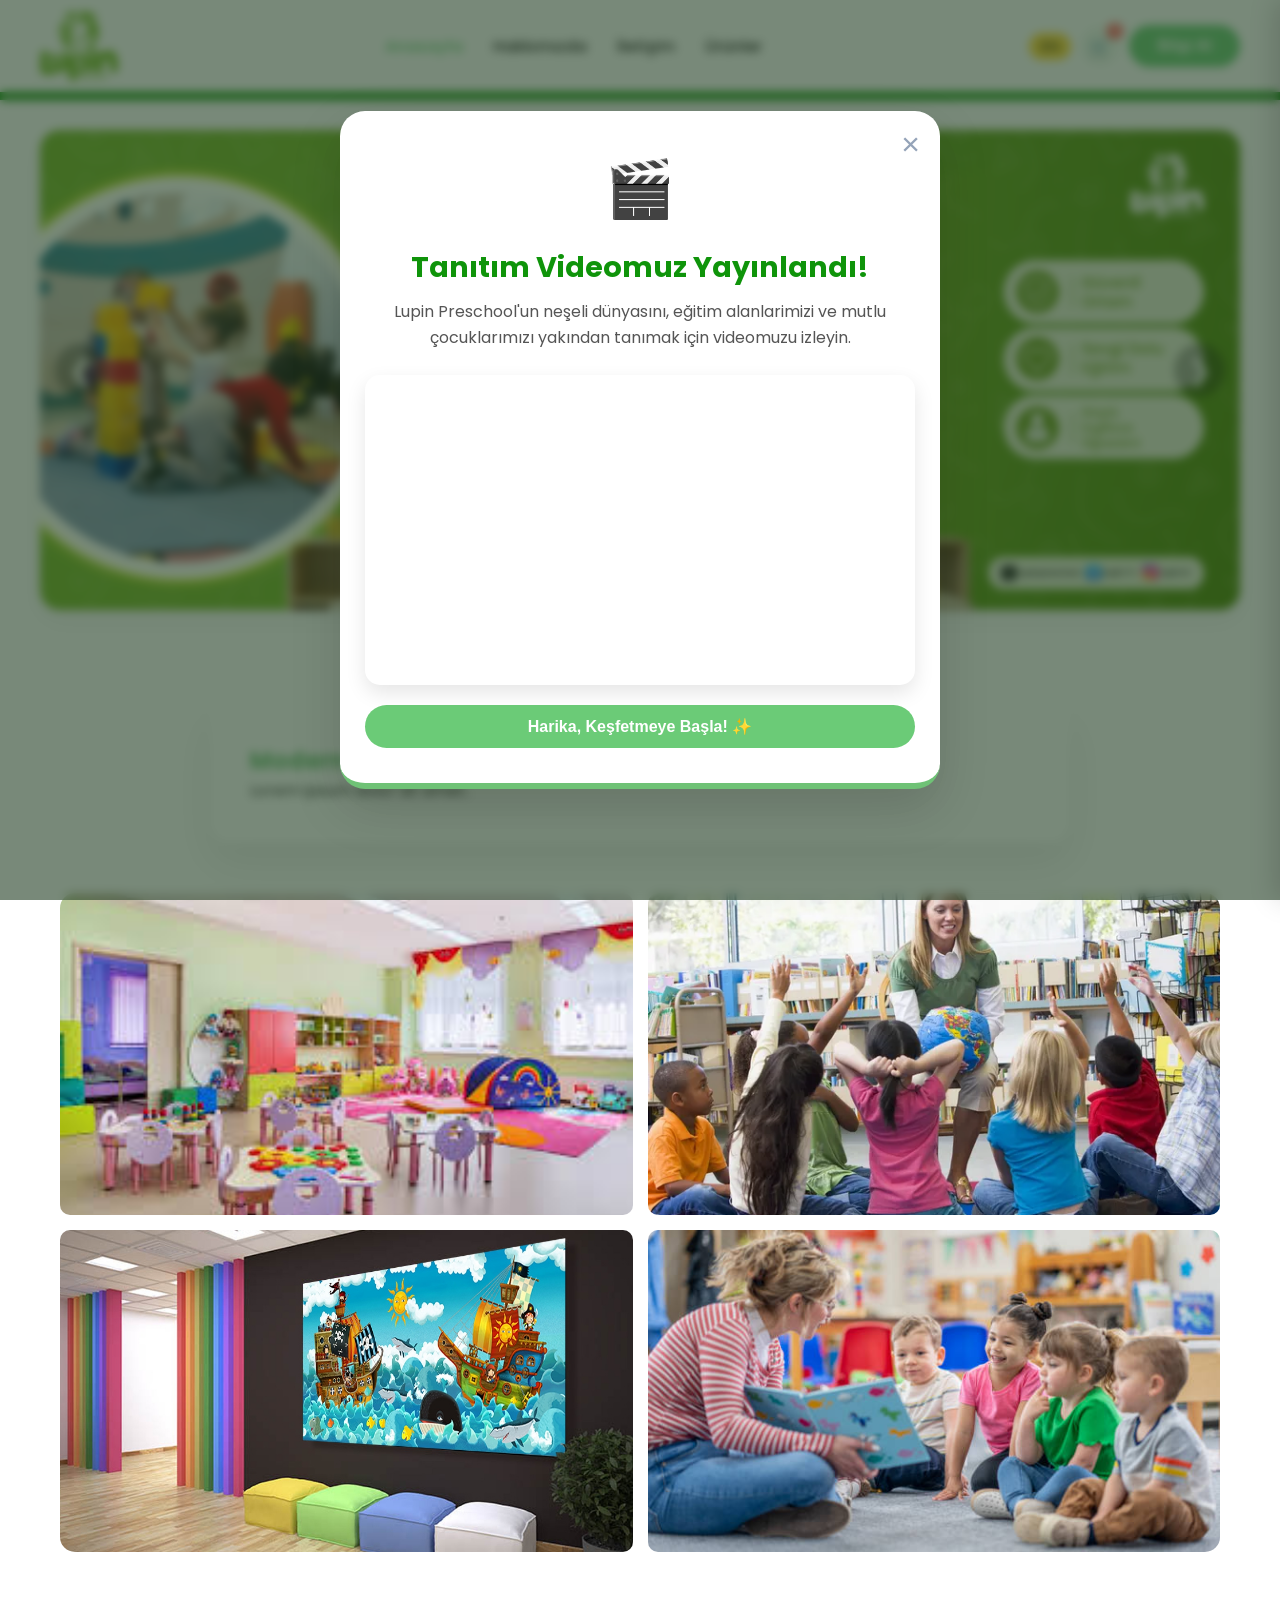
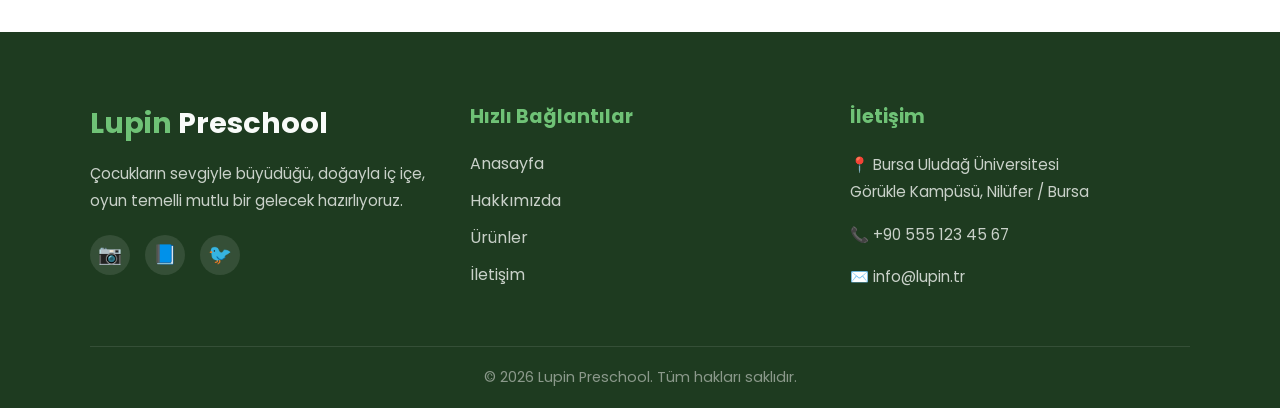
<file: index.html>
<!DOCTYPE html>
<html lang="tr">
<head>
  <meta charset="UTF-8">
  <meta name="viewport" content="width=device-width, initial-scale=1.0">
  <title>Anasayfa - Lupin Preschool</title>
  <link rel="stylesheet" href="style.css">
  <link href="https://fonts.googleapis.com/css2?family=Poppins:wght@300;400;500;600&display=swap" rel="stylesheet">
</head>
<body>

<header class="header">
  <div class="container">
    <div class="logo">
      <img src="img/logo.png" alt="Logo">
    </div>

    <nav class="menu">
      <a id="nav-home" href="index.html" style="color: #6BCB77;">Anasayfa</a>
      <a id="nav-about" href="hakkimizda.html">Hakkımızda</a>
      <a id="nav-contact" href="iletisim.html">İletişim</a>
      <a id="nav-product" href="urunler.html">Ürünler</a>
    </nav>

    <div class="header-btns">
      <button class="lang-btn" onclick="changeLang()">EN</button>
      
      <div class="header-cart-wrap" onclick="toggleCartSidebar()">
        <span class="cart-icon">🛒</span>
        <span id="cart-count" class="cart-badge">0</span>
      </div>

      <button id="cta-btn" class="cta-btn" onclick="openInfoModal()">Bilgi Al</button>
      <div class="hamburger" onclick="toggleMenu()">
        <span></span><span></span><span></span>
      </div>
    </div>
  </div>
</header>

<div id="cart-sidebar" class="cart-sidebar">
  <div class="cart-sidebar-header">
    <h3 id="cart-title">Sepetim</h3>
    <button class="cart-sidebar-close" onclick="toggleCartSidebar()">×</button>
  </div>
  <div id="cart-sidebar-items" class="cart-sidebar-items"></div>
  <div class="cart-sidebar-footer">
    <div class="cart-total-row">
      <span id="cart-total-text">Toplam:</span>
      <span id="cart-total-price">0 TL</span>
    </div>
    <button id="cart-checkout-btn" class="cta-btn cart-checkout-btn" onclick="checkoutAlert()">Alışverişi Tamamla</button>
  </div>
</div>

<div class="slider">
  <div class="slide active" style="background-image: url('img/slide1.png')"></div>
  <div class="slide" style="background-image: url('img/slide2.jpg')"></div>
  <div class="slide" style="background-image: url('img/slide3.jpg')"></div>

  <div class="dots">
    <span class="dot active" onclick="goToSlide(0)"></span>
    <span class="dot" onclick="goToSlide(1)"></span>
    <span class="dot" onclick="goToSlide(2)"></span>
  </div>

  <button class="prev" onclick="prevSlide()">❮</button>
  <button class="next" onclick="nextSlide()">❯</button>
</div>

<section class="tabs-container">
  <div class="tabs-header">
    <button class="tab-link active" onclick="openTab(event, 'egitim')">
      <span class="tab-icon">🎓</span>
      <span id="tab-text-1" class="tab-text">Eğitimimiz</span>
    </button>
    <button class="tab-link" onclick="openTab(event, 'yemek')">
      <span class="tab-icon">🍎</span>
      <span id="tab-text-2" class="tab-text">Yemek Menüsü</span>
    </button>
    <button class="tab-link" onclick="openTab(event, 'etkinlik')">
      <span class="tab-icon">🎨</span>
      <span id="tab-text-3" class="tab-text">Etkinlikler</span>
    </button>
  </div>

  <div class="tabs-body">
    <div id="egitim" class="tab-content active">
      <h3 id="tab-h-1">Modern Eğitim Yaklaşımı</h3>
      <p id="tab-p-1">Lorem ipsum dolor sit amet..</p>
    </div>
    
    <div id="yemek" class="tab-content">
      <h3 id="tab-h-2">Sağlıklı Beslenme</h3>
      <p id="tab-p-2">Diyetisyen onaylı, tamamen organik ve taze ürünlerle hazırlanan günlük menülerimiz.</p>
      <div class="table-responsive">
        <table class="menu-table">
          <thead>
            <tr>
              <th id="th-days">Günler</th>
              <th id="th-breakfast">Sabah Kahvaltısı 🥛</th>
              <th id="th-lunch">Öğle Yemeği 🍲</th>
              <th id="th-snack">İkindi Ara Öğün 🍎</th>
            </tr>
          </thead>
          <tbody>
            <tr>
              <td><strong id="td-pzt">Pazartesi</strong></td>
              <td id="td-pzt-1">Haşlanmış Yumurta, Beyaz Peynir, Zeytin, Tam Buğday Ekmeği, Ihlamur</td>
              <td id="td-pzt-2">Tel Şehriye Çorbası, Fırın Köfte, Patates Püresi, Yoğurt</td>
              <td id="td-pzt-3">Mevsim Meyveleri Tabağı, Kavrulmamış Kuruyemiş</td>
            </tr>
            <tr>
              <td><strong id="td-sal">Salı</strong></td>
              <td id="td-sal-1">Peynirli Omlet, Çeri Domates, Salatalık, Süt</td>
              <td id="td-sal-2">Tarhana Çorbası, Tavuklu Pilav, Mevsim Salata</td>
              <td id="td-sal-3">Ev Yapımı Havuçlu Kek, Süt</td>
            </tr>
            <tr>
              <td><strong id="td-crs">Çarşamba</strong></td>
              <td id="td-crs-1">Krep, Bal ve Tereyağı, Kaşar Peyniri, Taze Sıkılmış Meyve Suyu</td>
              <td id="td-crs-2">Süzme Mercimek Çorbası, Kıymalı Makarna, Ayran</td>
              <td id="td-crs-3">Yoğurtlu Meyve Salatası</td>
            </tr>
            <tr>
              <td><strong id="td-prs">Perşembe</strong></td>
              <td id="td-prs-1">Yulaf Ezmesi, Muz Dilimleri, Süt, Ceviz İçi</td>
              <td id="td-prs-2">Yayla Çorbası, Etli Mevsim Türlüsü, Bulgur Pilavı</td>
              <td id="td-prs-3">Peynirli Ev Poğaçası, Bitki Çayı</td>
            </tr>
            <tr>
              <td><strong id="td-cum">Cuma</strong></td>
              <td id="td-cum-1">Menemen, Zeytin, Peynir Tabağı, Süt</td>
              <td id="td-cum-2">Ezogelin Çorbası, Fırında Somon, Yeşil Salata</td>
              <td id="td-cum-3">Sütlaç</td>
            </tr>
          </tbody>
        </table>
      </div>
    </div>
    
    <div id="etkinlik" class="tab-content">
      <h3 id="tab-h-3">Eğlenceli Etkinlikler</h3>
      <p id="tab-p-3">Yüzme, drama, robotik kodlama ve satranç derslerimizle çok yönlü gelişim.</p>
    </div>
  </div>
</section>

<section class="mega-gallery">
  <div class="gallery-grid">
    <div class="gallery-card">
      <img src="img/galeri1.jpg" alt="Oyun Alanımız">
      <div class="overlay"><span id="g-text-1">Oyun Alanımız</span></div>
    </div>
    <div class="gallery-card">
      <img src="img/galeri2.jpg" alt="Eğitim Sınıfları">
      <div class="overlay"><span id="g-text-2">Eğitim Sınıfları</span></div>
    </div>
    <div class="gallery-card">
      <img src="img/galeri3.jpg" alt="Sanat Atölyesi">
      <div class="overlay"><span id="g-text-3">Sanat Atölyesi</span></div>
    </div>
    <div class="gallery-card">
      <img src="img/galeri4.jpg" alt="Yemekhane">
      <div class="overlay"><span id="g-text-4">Yemekhane</span></div>
    </div>
  </div>
</section>

<footer class="footer">
  <div class="footer-container">
    <div class="footer-col brand-col">
      <h3><span class="color-green">Lupin</span> Preschool</h3>
      <p id="footer-brand-text">Çocukların sevgiyle büyüdüğü, doğayla iç içe, oyun temelli mutlu bir gelecek hazırlıyoruz.</p>
      <div class="social-links">
        <a href="#">📷</a><a href="#">📘</a><a href="#">🐦</a>
      </div>
    </div>
    <div class="footer-col links-col">
      <h4 id="footer-links-title">Hızlı Bağlantılar</h4>
      <ul>
        <li><a id="f-nav-home" href="index.html">Anasayfa</a></li>
        <li><a id="f-nav-about" href="hakkimizda.html">Hakkımızda</a></li>
        <li><a id="f-nav-product" href="urunler.html">Ürünler</a></li>
        <li><a id="f-nav-contact" href="iletisim.html">İletişim</a></li>
      </ul>
    </div>
    <div class="footer-col contact-col">
      <h4 id="footer-contact-title">İletişim</h4>
      <p>📍 Bursa Uludağ Üniversitesi<br>Görükle Kampüsü, Nilüfer / Bursa</p>
      <p>📞 +90 555 123 45 67</p>
      <p>✉️ info@lupin.tr</p>
    </div>
  </div>
  <div class="footer-bottom">
    <p id="footer-copyright">&copy; 2026 Lupin Preschool. Tüm hakları saklıdır.</p>
  </div>
</footer>

<div id="info-modal" class="modal-overlay">
  <div class="modal-card">
    <button class="modal-close-x" onclick="closeInfoModal()">×</button>
    <div class="modal-grid">
      <div class="modal-quick-info">
        <h3 id="modal-q-title">Hızlı İletişim</h3>
        <p id="modal-q-sub" class="modal-sub">Bizimle doğrudan iletişime geçebilir veya formu doldurarak sizi aramamızı isteyebilirsiniz.</p>
        <div class="modal-info-list">
          <div class="m-info-item">
            <span class="m-item-icon">📞</span>
            <div class="m-item-text">
              <h4 id="m-list-1">Telefon</h4>
              <p>+90 555 123 45 67</p>
            </div>
          </div>
          <div class="m-info-item">
            <span class="m-item-icon">✉️</span>
            <div class="m-item-text">
              <h4 id="m-list-2">E-Posta</h4>
              <p>info@lupin.tr</p>
            </div>
          </div>
          <div class="m-info-item">
            <span class="m-item-icon">📍</span>
            <div class="m-item-text">
              <h4 id="m-list-3">Konum</h4>
              <p id="m-list-3-val">Uludağ Üni. Görükle Kampüsü</p>
            </div>
          </div>
        </div>
      </div>
      <div class="modal-form-area">
        <h3 id="modal-f-title">Bilgi Talep Formu</h3>
        <form action="#" method="POST" class="modal-minimal-form" onsubmit="handleInfoSubmit(event)">
          <div class="m-form-group">
            <label id="lbl-m-name" for="m-name">Adınız Soyadınız</label>
            <input type="text" id="m-name" required placeholder="Ahmet Yılmaz">
          </div>
          <div class="m-form-group">
            <label id="lbl-m-phone" for="m-phone">Telefon Numaranız</label>
            <input type="tel" id="m-phone" required placeholder="05xx xxx xx xx">
          </div>
          <div class="m-form-group">
            <label id="lbl-m-age" for="m-child-age">Çocuğunuzun Yaşı</label>
            <select id="m-child-age" required>
              <option id="opt-m-select" value="" disabled selected>Seçiniz...</option>
              <option id="opt-m-age4" value="4">4 Yaş Grubu</option>
              <option id="opt-m-age5" value="5">5 Yaş Grubu</option>
              <option id="opt-m-age6" value="6">6 Yaş Grubu</option>
            </select>
          </div>
          <button id="m-submit-btn" type="submit" class="cta-btn m-submit-btn">Beni Arayın ✨</button>
        </form>
      </div>
    </div>
  </div>
</div>

<div id="success-popup" class="popup-overlay">
  <div class="popup-card">
    <div class="popup-icon">✨</div>
    <h2 id="pop-success-title">Mesajınız Alındı!</h2>
    <p id="pop-success-desc">Lupin Preschool ailesine gösterdiğiniz ilgi için teşekkür ederiz. En kısa sürede sizinle iletişime geçeceğiz.</p>
    <button id="pop-success-btn" class="cta-btn popup-close-btn" onclick="closePopup()">Harika!</button>
  </div>
</div>

<div id="video-announcement-popup" class="popup-overlay">
  <div class="popup-card video-popup-card">
    <button class="modal-close-x" onclick="closeVideoPopup()">×</button>
    <div class="popup-icon">🎬</div>
    <h2 id="pop-video-title">Tanıtım Videomuz Yayınlandı!</h2>
    <p id="pop-video-desc">Lupin Preschool'un neşeli dünyasını, eğitim alanlarimizi ve mutlu çocuklarımızı yakından tanımak için videomuzu izleyin.</p>
    <div class="popup-video-container">
      <iframe src="https://www.youtube.com/embed/dQw4w9WgXcQ" title="Lupin Preschool Tanıtım Videosu" frameborder="0" allow="accelerometer; autoplay; clipboard-write; encrypted-media; gyroscope; picture-in-picture" allowfullscreen></iframe>
    </div>
    <button id="pop-video-btn" class="cta-btn popup-close-btn" onclick="closeVideoPopup()">Harika, Keşfetmeye Başla! ✨</button>
  </div>
</div>

<script src="script.js"></script>
</body>
</html>
</file>
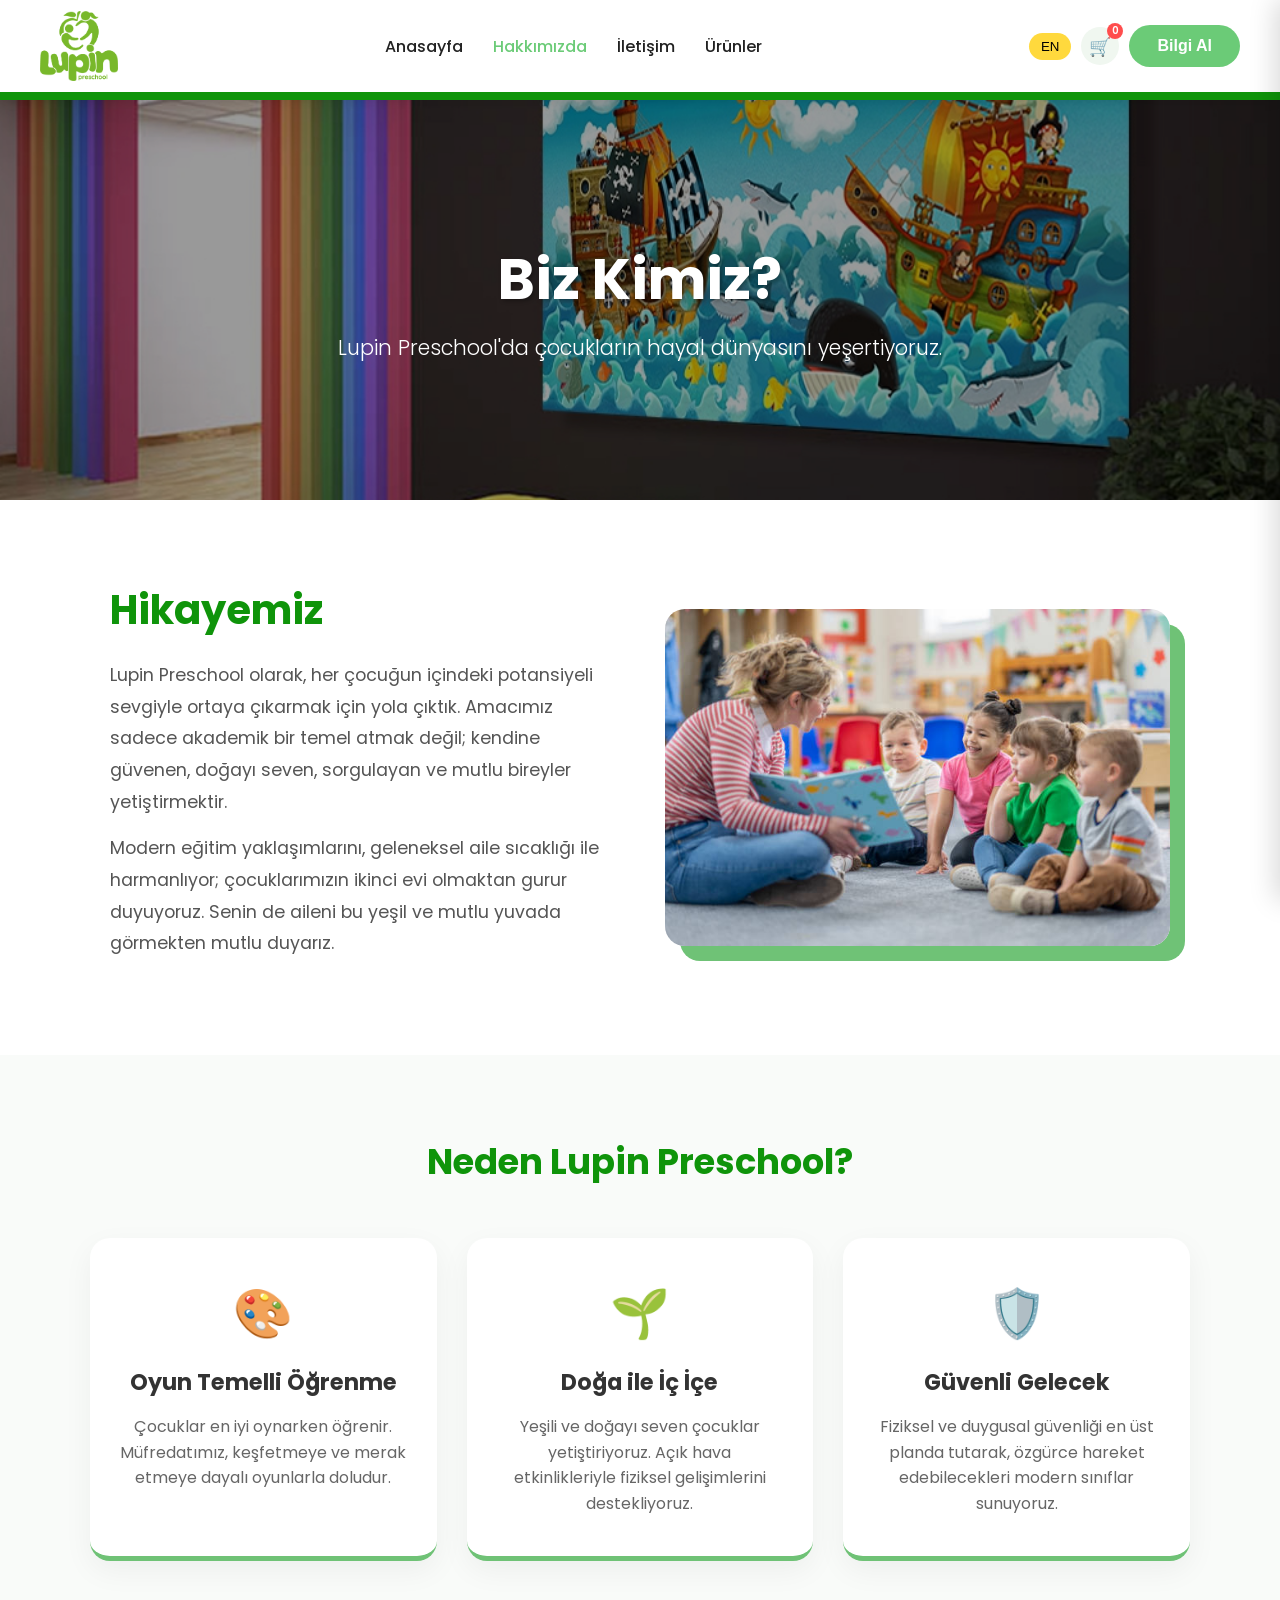
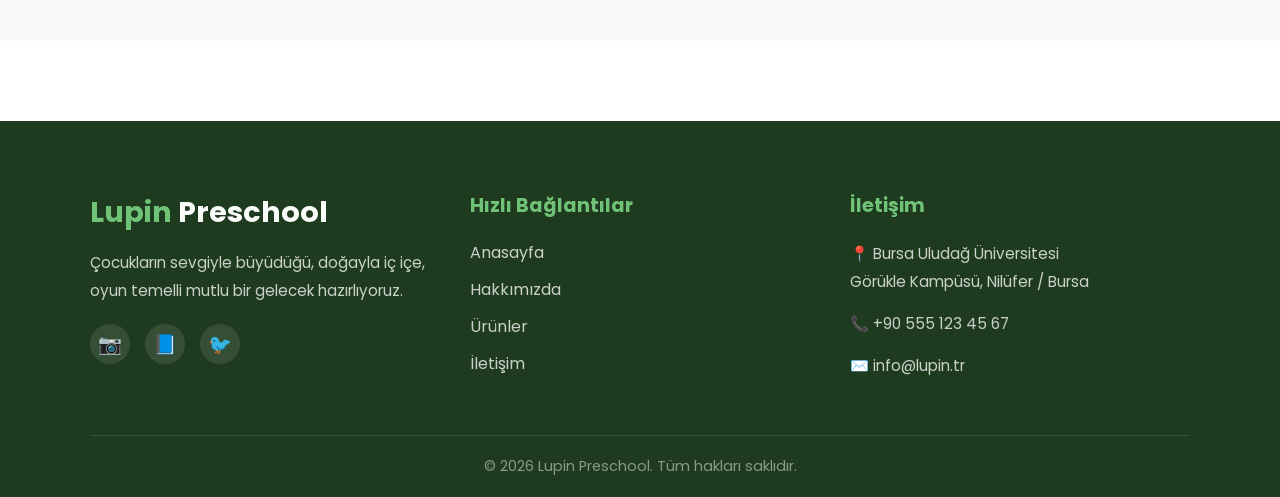
<file: hakkimizda.html>
<!DOCTYPE html>
<html lang="tr">
<head>
  <meta charset="UTF-8">
  <meta name="viewport" content="width=device-width, initial-scale=1.0">
  <title>Hakkımızda - Lupin Preschool</title>
  <link rel="stylesheet" href="style.css">
  <link href="https://fonts.googleapis.com/css2?family=Poppins:wght@300;400;500;600&display=swap" rel="stylesheet">
</head>
<body>

<header class="header">
  <div class="container">
    <div class="logo">
      <img src="img/logo.png" alt="Logo">
    </div>

    <nav class="menu">
      <a id="nav-home" href="index.html">Anasayfa</a>
      <a id="nav-about" href="hakkimizda.html" style="color: #6BCB77;">Hakkımızda</a>
      <a id="nav-contact" href="iletisim.html">İletişim</a>
      <a id="nav-product" href="urunler.html">Ürünler</a>
    </nav>

    <div class="header-btns">
      <button class="lang-btn" onclick="changeLang()">EN</button>
      
      <div class="header-cart-wrap" onclick="toggleCartSidebar()">
        <span class="cart-icon">🛒</span>
        <span id="cart-count" class="cart-badge">0</span>
      </div>

      <button id="cta-btn" class="cta-btn" onclick="openInfoModal()">Bilgi Al</button>
      <div class="hamburger" onclick="toggleMenu()">
        <span></span><span></span><span></span>
      </div>
    </div>
  </div>
</header>

<div id="cart-sidebar" class="cart-sidebar">
  <div class="cart-sidebar-header">
    <h3 id="cart-title">Sepetim</h3>
    <button class="cart-sidebar-close" onclick="toggleCartSidebar()">×</button>
  </div>
  <div id="cart-sidebar-items" class="cart-sidebar-items"></div>
  <div class="cart-sidebar-footer">
    <div class="cart-total-row">
      <span id="cart-total-text">Toplam:</span>
      <span id="cart-total-price">0 TL</span>
    </div>
    <button id="cart-checkout-btn" class="cta-btn cart-checkout-btn" onclick="checkoutAlert()">Alışverişi Tamamla</button>
  </div>
</div>

<section class="about-banner">
  <div class="banner-overlay"></div>
  <div class="banner-content">
    <h1 id="about-banner-title">Biz Kimiz?</h1>
    <p id="about-banner-desc">Lupin Preschool'da çocukların hayal dünyasını yeşertiyoruz.</p>
  </div>
</section>

<section class="about-story">
  <div class="story-text">
    <h2 id="story-title">Hikayemiz</h2>
    <p id="story-p1">Lupin Preschool olarak, her çocuğun içindeki potansiyeli sevgiyle ortaya çıkarmak için yola çıktık. Amacımız sadece akademik bir temel atmak değil; kendine güvenen, doğayı seven, sorgulayan ve mutlu bireyler yetiştirmektir.</p>
    <p id="story-p2">Modern eğitim yaklaşımlarını, geleneksel aile sıcaklığı ile harmanlıyor; çocuklarımızın ikinci evi olmaktan gurur duyuyoruz. Senin de aileni bu yeşil ve mutlu yuvada görmekten mutlu duyarız.</p>
  </div>
  <div class="story-image">
    <img src="img/galeri4.jpg" alt="Mutlu Çocuklar">
  </div>
</section>

<section class="our-values">
  <h2 id="values-main-title">Neden Lupin Preschool?</h2>
  <div class="values-grid">
    <div class="value-card">
      <div class="icon">🎨</div>
      <h3 id="val-card-t1">Oyun Temelli Öğrenme</h3>
      <p id="val-card-d1">Çocuklar en iyi oynarken öğrenir. Müfredatımız, keşfetmeye ve merak etmeye dayalı oyunlarla doludur.</p>
    </div>
    <div class="value-card">
      <div class="icon">🌱</div>
      <h3 id="val-card-t2">Doğa ile İç İçe</h3>
      <p id="val-card-d2">Yeşili ve doğayı seven çocuklar yetiştiriyoruz. Açık hava etkinlikleriyle fiziksel gelişimlerini destekliyoruz.</p>
    </div>
    <div class="value-card">
      <div class="icon">🛡️</div>
      <h3 id="val-card-t3">Güvenli Gelecek</h3>
      <p id="val-card-d3">Fiziksel ve duygusal güvenliği en üst planda tutarak, özgürce hareket edebilecekleri modern sınıflar sunuyoruz.</p>
    </div>
  </div>
</section>

<footer class="footer">
  <div class="footer-container">
    <div class="footer-col brand-col">
      <h3><span class="color-green">Lupin</span> Preschool</h3>
      <p id="footer-brand-text">Çocukların sevgiyle büyüdüğü, doğayla iç içe, oyun temelli mutlu bir gelecek hazırlıyoruz.</p>
      <div class="social-links">
        <a href="#">📷</a><a href="#">📘</a><a href="#">🐦</a>
      </div>
    </div>
    <div class="footer-col links-col">
      <h4 id="footer-links-title">Hızlı Bağlantılar</h4>
      <ul>
        <li><a id="f-nav-home" href="index.html">Anasayfa</a></li>
        <li><a id="f-nav-about" href="hakkimizda.html">Hakkımızda</a></li>
        <li><a id="f-nav-product" href="urunler.html">Ürünler</a></li>
        <li><a id="f-nav-contact" href="iletisim.html">İletişim</a></li>
      </ul>
    </div>
    <div class="footer-col contact-col">
      <h4 id="footer-contact-title">İletişim</h4>
      <p>📍 Bursa Uludağ Üniversitesi<br>Görükle Kampüsü, Nilüfer / Bursa</p>
      <p>📞 +90 555 123 45 67</p>
      <p>✉️ info@lupin.tr</p>
    </div>
  </div>
  <div class="footer-bottom">
    <p id="footer-copyright">© 2026 Lupin Preschool. Tüm hakları saklıdır.</p>
  </div>
</footer>

<div id="info-modal" class="modal-overlay">
  <div class="modal-card">
    <button class="modal-close-x" onclick="closeInfoModal()">×</button>
    <div class="modal-grid">
      <div class="modal-quick-info">
        <h3 id="modal-q-title">Hızlı İletişim</h3>
        <p id="modal-q-sub" class="modal-sub">Bizimle doğrudan iletişime geçebilir veya formu doldurarak sizi aramamızı isteyebilirsiniz.</p>
        <div class="modal-info-list">
          <div class="m-info-item">
            <span class="m-item-icon">📞</span>
            <div class="m-item-text">
              <h4 id="m-list-1">Telefon</h4>
              <p>+90 555 123 45 67</p>
            </div>
          </div>
          <div class="m-info-item">
            <span class="m-item-icon">✉️</span>
            <div class="m-item-text">
              <h4 id="m-list-2">E-Posta</h4>
              <p>info@lupin.tr</p>
            </div>
          </div>
          <div class="m-info-item">
            <span class="m-item-icon">📍</span>
            <div class="m-item-text">
              <h4 id="m-list-3">Konum</h4>
              <p id="m-list-3-val">Uludağ Üni. Görükle Kampüsü</p>
            </div>
          </div>
        </div>
      </div>
      <div class="modal-form-area">
        <h3 id="modal-f-title">Bilgi Talep Formu</h3>
        <form action="#" method="POST" class="modal-minimal-form" onsubmit="handleInfoSubmit(event)">
          <div class="m-form-group">
            <label id="lbl-m-name" for="m-name">Adınız Soyadınız</label>
            <input type="text" id="m-name" required placeholder="Ahmet Yılmaz">
          </div>
          <div class="m-form-group">
            <label id="lbl-m-phone" for="m-phone">Telefon Numaranız</label>
            <input type="tel" id="m-phone" required placeholder="05xx xxx xx xx">
          </div>
          <div class="m-form-group">
            <label id="lbl-m-age" for="m-child-age">Çocuğunuzun Yaşı</label>
            <select id="m-child-age" required>
              <option id="opt-m-select" value="" disabled selected>Seçiniz...</option>
              <option id="opt-m-age4" value="4">4 Yaş Grubu</option>
              <option id="opt-m-age5" value="5">5 Yaş Grubu</option>
              <option id="opt-m-age6" value="6">6 Yaş Grubu</option>
            </select>
          </div>
          <button id="m-submit-btn" type="submit" class="cta-btn m-submit-btn">Beni Arayın ✨</button>
        </form>
      </div>
    </div>
  </div>
</div>

<div id="success-popup" class="popup-overlay">
  <div class="popup-card">
    <div class="popup-icon">✨</div>
    <h2 id="pop-success-title">Mesajınız Alındı!</h2>
    <p id="pop-success-desc">Lupin Preschool ailesine gösterdiğiniz ilgi için teşekkür ederiz. En kısa sürede sizinle iletişime geçeceğiz.</p>
    <button id="pop-success-btn" class="cta-btn popup-close-btn" onclick="closePopup()">Harika!</button>
  </div>
</div>

<script src="script.js"></script>
</body>
</html>
</file>
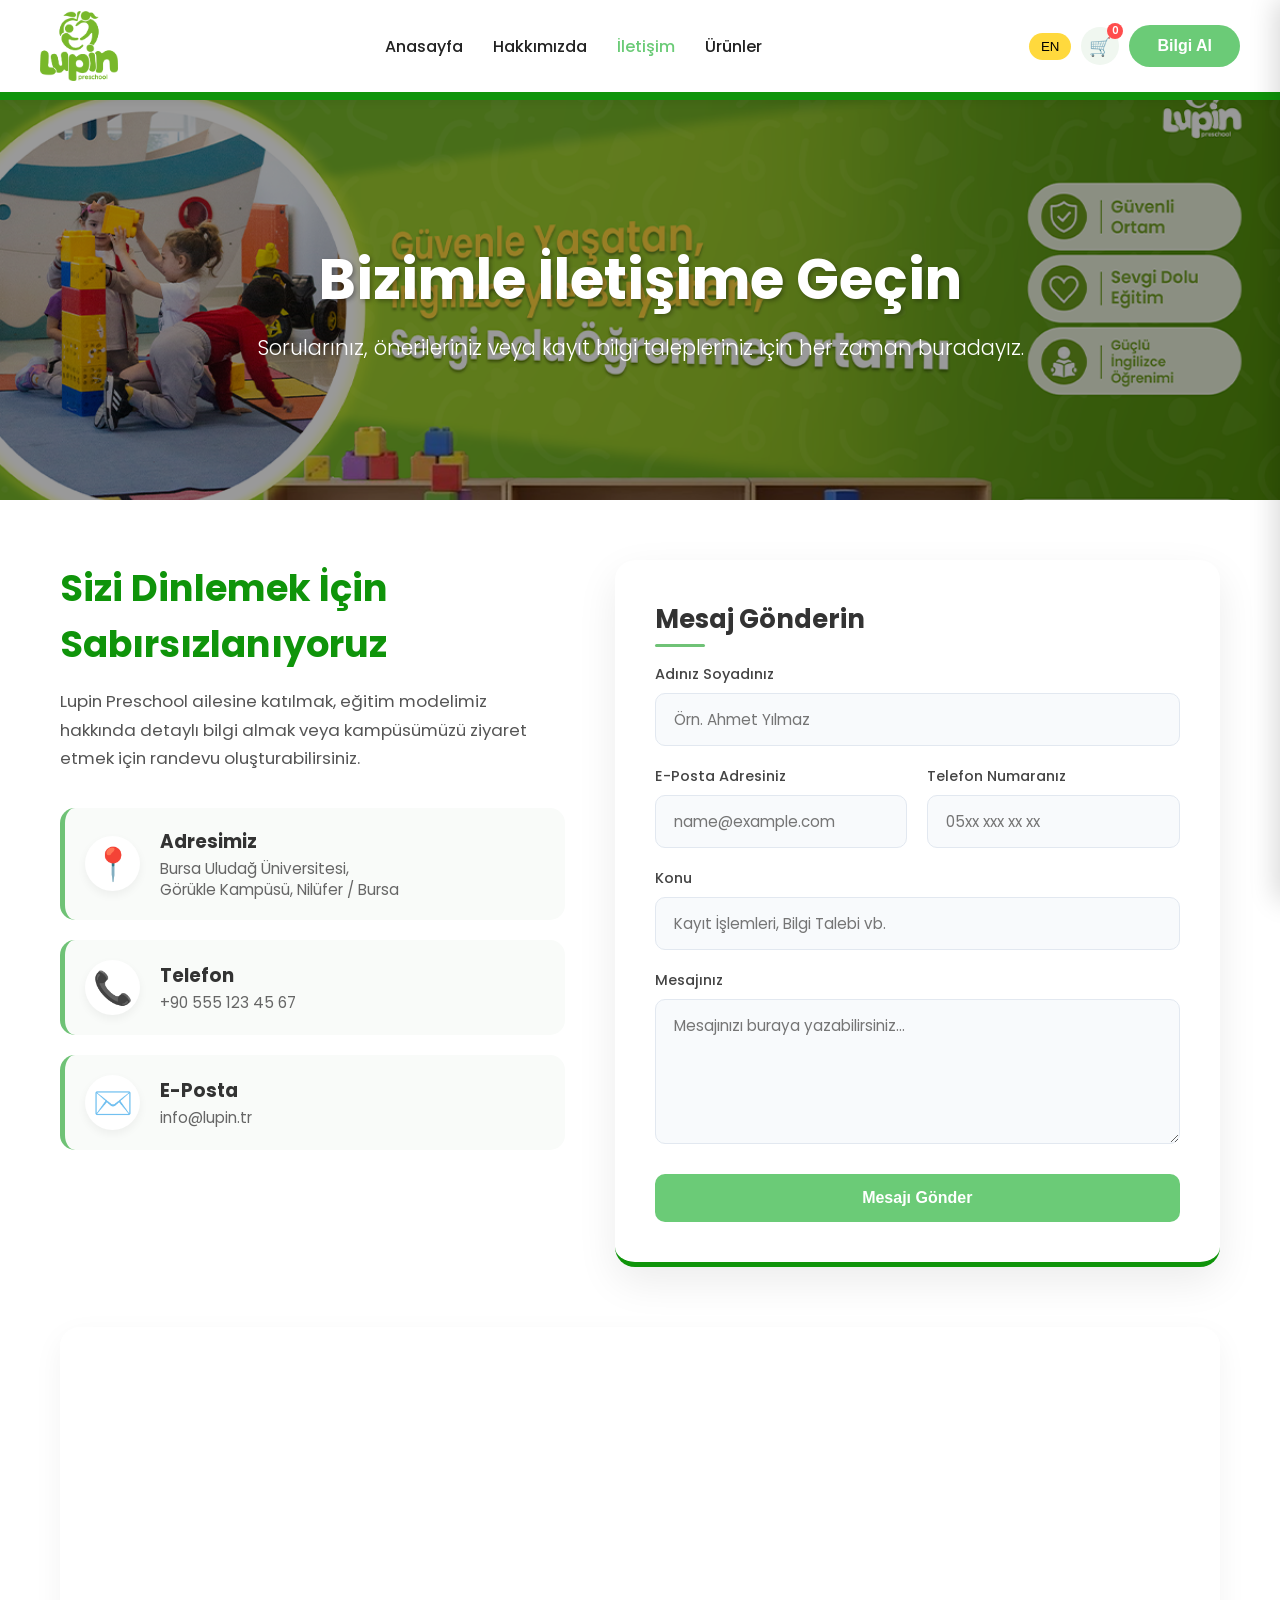
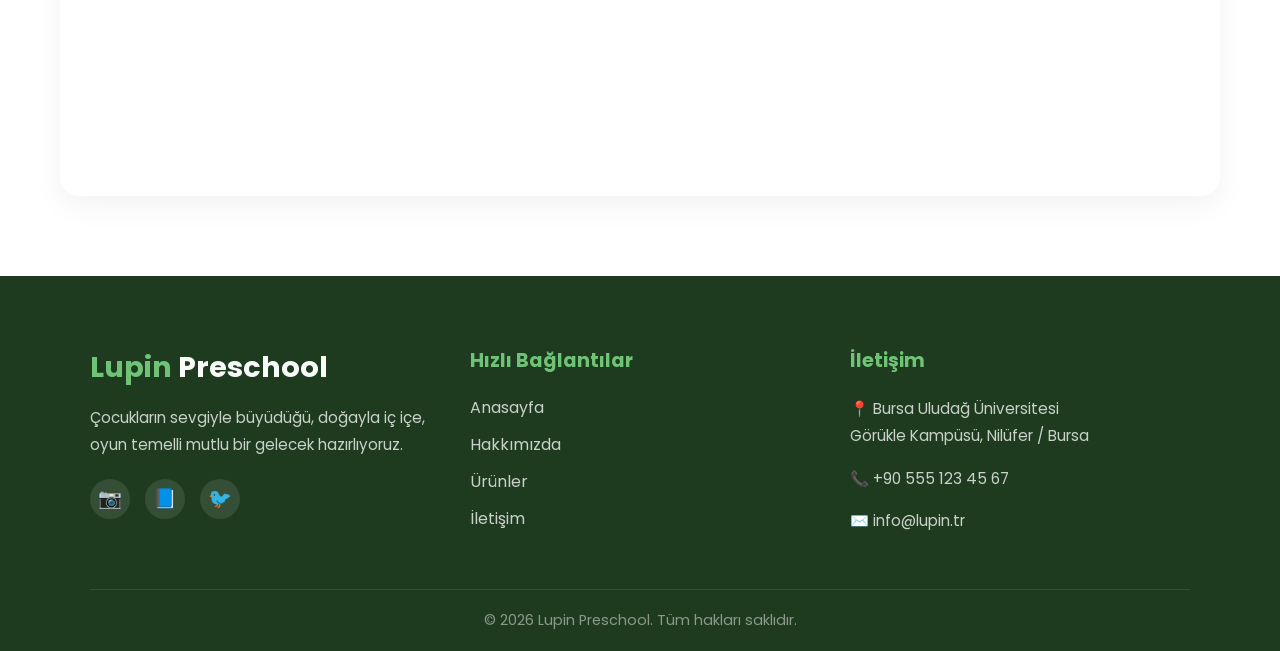
<file: iletisim.html>
<!DOCTYPE html>
<html lang="tr">
<head>
  <meta charset="UTF-8">
  <meta name="viewport" content="width=device-width, initial-scale=1.0">
  <title>İletişim - Lupin Preschool</title>
  <link rel="stylesheet" href="style.css">
  <link href="https://fonts.googleapis.com/css2?family=Poppins:wght@300;400;500;600&display=swap" rel="stylesheet">
</head>
<body>

<header class="header">
  <div class="container">
    <div class="logo">
      <img src="img/logo.png" alt="Logo">
    </div>

    <nav class="menu">
      <a id="nav-home" href="index.html">Anasayfa</a>
      <a id="nav-about" href="hakkimizda.html">Hakkımızda</a>
      <a id="nav-contact" href="iletisim.html" style="color: #6BCB77;">İletişim</a>
      <a id="nav-product" href="urunler.html">Ürünler</a>
    </nav>

    <div class="header-btns">
      <button class="lang-btn" onclick="changeLang()">EN</button>
      
      <div class="header-cart-wrap" onclick="toggleCartSidebar()">
        <span class="cart-icon">🛒</span>
        <span id="cart-count" class="cart-badge">0</span>
      </div>

      <button id="cta-btn" class="cta-btn" onclick="openInfoModal()">Bilgi Al</button>
      <div class="hamburger" onclick="toggleMenu()">
        <span></span><span></span><span></span>
      </div>
    </div>
  </div>
</header>

<div id="cart-sidebar" class="cart-sidebar">
  <div class="cart-sidebar-header">
    <h3 id="cart-title">Sepetim</h3>
    <button class="cart-sidebar-close" onclick="toggleCartSidebar()">×</button>
  </div>
  <div id="cart-sidebar-items" class="cart-sidebar-items"></div>
  <div class="cart-sidebar-footer">
    <div class="cart-total-row">
      <span id="cart-total-text">Toplam:</span>
      <span id="cart-total-price">0 TL</span>
    </div>
    <button id="cart-checkout-btn" class="cta-btn cart-checkout-btn" onclick="checkoutAlert()">Alışverişi Tamamla</button>
  </div>
</div>

<section class="about-banner contact-banner">
  <div class="banner-overlay"></div>
  <div class="banner-content">
    <h1 id="contact-banner-title">Bizimle İletişime Geçin</h1>
    <p id="contact-banner-desc">Sorularınız, önerileriniz veya kayıt bilgi talepleriniz için her zaman buradayız.</p>
  </div>
</section>

<section class="contact-section container">
  <div class="contact-grid">
    <div class="contact-info-wrap">
      <h2 id="contact-main-title">Sizi Dinlemek İçin Sabırsızlanıyoruz</h2>
      <p id="contact-main-desc" class="contact-desc">Lupin Preschool ailesine katılmak, eğitim modelimiz hakkında detaylı bilgi almak veya kampüsümüzü ziyaret etmek için randevu oluşturabilirsiniz.</p>
      
      <div class="contact-cards">
        <div class="c-card">
          <span class="c-icon">📍</span>
          <div class="c-text">
            <h3 id="c-card-t1">Adresimiz</h3>
            <p>Bursa Uludağ Üniversitesi,<br>Görükle Kampüsü, Nilüfer / Bursa</p>
          </div>
        </div>
        <div class="c-card">
          <span class="c-icon">📞</span>
          <div class="c-text">
            <h3 id="c-card-t2">Telefon</h3>
            <p>+90 555 123 45 67</p>
          </div>
        </div>
        <div class="c-card">
          <span class="c-icon">✉️</span>
          <div class="c-text">
            <h3 id="c-card-t3">E-Posta</h3>
            <p>info@lupin.tr</p>
          </div>
        </div>
      </div>
    </div>

    <div class="contact-form-card">
      <h3 id="c-form-title">Mesaj Gönderin</h3>
      <form action="#" method="POST" class="lupin-form">
        <div class="form-group">
          <label id="lbl-c-name" for="form-name">Adınız Soyadınız</label>
          <input type="text" id="form-name" required placeholder="Örn. Ahmet Yılmaz">
        </div>
        
        <div class="form-row">
          <div class="form-group">
            <label id="lbl-c-mail" for="form-email">E-Posta Adresiniz</label>
            <input type="email" id="form-email" required placeholder="name@example.com">
          </div>
          <div class="form-group">
            <label id="lbl-c-phone" for="form-phone">Telefon Numaranız</label>
            <input type="tel" id="form-phone" placeholder="05xx xxx xx xx">
          </div>
        </div>

        <div class="form-group">
          <label id="lbl-c-subject" for="form-subject">Konu</label>
          <input type="text" id="form-subject" required placeholder="Kayıt İşlemleri, Bilgi Talebi vb.">
        </div>

        <div class="form-group">
          <label id="lbl-c-msg" for="form-message">Mesajınız</label>
          <textarea id="form-message" rows="5" required placeholder="Mesajınızı buraya yazabilirsiniz..."></textarea>
        </div>

        <button id="c-submit-btn" type="submit" class="cta-btn form-submit-btn">Mesajı Gönder</button>
      </form>
    </div>
  </div>
</section>

<section class="map-section container">
  <div class="map-container">
    <iframe src="https://maps.google.com/maps?q=Bursa%20Uluda%C4%9F%20%C3%9Cniversitesi%20G%C3%B6r%C3%BCkle%20Kamp%C3%BCs%C3%BC&t=&z=15&ie=UTF-8&iwloc=&output=embed" width="100%" height="450" style="border:0;" allowfullscreen="" loading="lazy" referrerpolicy="no-referrer-when-downgrade"></iframe>
  </div>
</section>

<footer class="footer">
  <div class="footer-container">
    <div class="footer-col brand-col">
      <h3><span class="color-green">Lupin</span> Preschool</h3>
      <p id="footer-brand-text">Çocukların sevgiyle büyüdüğü, doğayla iç içe, oyun temelli mutlu bir gelecek hazırlıyoruz.</p>
      <div class="social-links">
        <a href="#">📷</a><a href="#">📘</a><a href="#">🐦</a>
      </div>
    </div>
    <div class="footer-col links-col">
      <h4 id="footer-links-title">Hızlı Bağlantılar</h4>
      <ul>
        <li><a id="f-nav-home" href="index.html">Anasayfa</a></li>
        <li><a id="f-nav-about" href="hakkimizda.html">Hakkımızda</a></li>
        <li><a id="f-nav-product" href="urunler.html">Ürünler</a></li>
        <li><a id="f-nav-contact" href="iletisim.html">İletişim</a></li>
      </ul>
    </div>
    <div class="footer-col contact-col">
      <h4 id="footer-contact-title">İletişim</h4>
      <p>📍 Bursa Uludağ Üniversitesi<br>Görükle Kampüsü, Nilüfer / Bursa</p>
      <p>📞 +90 555 123 45 67</p>
      <p>✉️ info@lupin.tr</p>
    </div>
  </div>
  <div class="footer-bottom">
    <p id="footer-copyright">© 2026 Lupin Preschool. Tüm hakları saklıdır.</p>
  </div>
</footer>

<div id="info-modal" class="modal-overlay">
  <div class="modal-card">
    <button class="modal-close-x" onclick="closeInfoModal()">×</button>
    <div class="modal-grid">
      <div class="modal-quick-info">
        <h3 id="modal-q-title">Hızlı İletişim</h3>
        <p id="modal-q-sub" class="modal-sub">Bizimle doğrudan iletişime geçebilir veya formu doldurarak sizi aramamızı isteyebilirsiniz.</p>
        <div class="modal-info-list">
          <div class="m-info-item">
            <span class="m-item-icon">📞</span>
            <div class="m-item-text">
              <h4 id="m-list-1">Telefon</h4>
              <p>+90 555 123 45 67</p>
            </div>
          </div>
          <div class="m-info-item">
            <span class="m-item-icon">✉️</span>
            <div class="m-item-text">
              <h4 id="m-list-2">E-Posta</h4>
              <p>info@lupin.tr</p>
            </div>
          </div>
          <div class="m-info-item">
            <span class="m-item-icon">📍</span>
            <div class="m-item-text">
              <h4 id="m-list-3">Konum</h4>
              <p id="m-list-3-val">Uludağ Üni. Görükle Kampüsü</p>
            </div>
          </div>
        </div>
      </div>
      <div class="modal-form-area">
        <h3 id="modal-f-title">Bilgi Talep Formu</h3>
        <form action="#" method="POST" class="modal-minimal-form" onsubmit="handleInfoSubmit(event)">
          <div class="m-form-group">
            <label id="lbl-m-name" for="m-name">Adınız Soyadınız</label>
            <input type="text" id="m-name" required placeholder="Ahmet Yılmaz">
          </div>
          <div class="m-form-group">
            <label id="lbl-m-phone" for="m-phone">Telefon Numaranız</label>
            <input type="tel" id="m-phone" required placeholder="05xx xxx xx xx">
          </div>
          <div class="m-form-group">
            <label id="lbl-m-age" for="m-child-age">Çocuğunuzun Yaşı</label>
            <select id="m-child-age" required>
              <option id="opt-m-select" value="" disabled selected>Seçiniz...</option>
              <option id="opt-m-age4" value="4">4 Yaş Grubu</option>
              <option id="opt-m-age5" value="5">5 Yaş Grubu</option>
              <option id="opt-m-age6" value="6">6 Yaş Grubu</option>
            </select>
          </div>
          <button id="m-submit-btn" type="submit" class="cta-btn m-submit-btn">Beni Arayın ✨</button>
        </form>
      </div>
    </div>
  </div>
</div>

<div id="success-popup" class="popup-overlay">
  <div class="popup-card">
    <div class="popup-icon">✨</div>
    <h2 id="pop-success-title">Mesajınız Alındı!</h2>
    <p id="pop-success-desc">Lupin Preschool ailesine gösterdiğiniz ilgi için teşekkür ederiz. En kısa sürede sizinle iletişime geçeceğiz.</p>
    <button id="pop-success-btn" class="cta-btn popup-close-btn" onclick="closePopup()">Harika!</button>
  </div>
</div>

<script src="script.js"></script>
</body>
</html>
</file>
<file: style.css>
/* =========================================
   1. GLOBAL AYARLAR VE KAPSAYICILAR
========================================= */
:root {
  --primary-color: #6fc276; 
  --bg-soft: #f9fbf9;
  --text-dark: #333;
  --transition: all 0.3s cubic-bezier(0.4, 0, 0.2, 1);
}

* {
  box-sizing: border-box;
  margin: 0;
  padding: 0;
}

html, body {
  width: 100%;
  overflow-x: hidden; 
}

body {
  font-family: 'Poppins', sans-serif;
  background: #fff;
  color: var(--text-dark);
}

img {
  max-width: 100%;
  height: auto;
  display: block;
}

.container {
  width: 100%;
  max-width: 1200px;
  margin: 0 auto;
  padding: 0 20px;
}

/* =========================================
   2. HEADER VE NAVİGASYON
========================================= */
.header {
  height: 100px;
  background: white;
  box-shadow: 0 2px 10px rgba(0,0,0,0.08);
  border-bottom: 8px solid #0f940a;
  position: sticky;
  top: 0;
  z-index: 1000;
}

.header .container {
  display: flex;
  justify-content: space-between;
  align-items: center;
  height: 100%;
  padding: 0;
}

.logo img { 
  height: 70px; 
}

.menu { 
  display: flex; 
  gap: 30px; 
}

.menu a { 
  text-decoration: none; 
  color: #222; 
  font-weight: 500; 
  transition: 0.3s; 
}

.menu a:hover { 
  color: #6BCB77; 
}

.header-btns { 
  display: flex; 
  align-items: center; 
  gap: 10px; 
}

.header-cart-wrap {
  position: relative;
  cursor: pointer;
  width: 38px;
  height: 38px;
  display: flex;
  align-items: center;
  justify-content: center;
  background: #f0f7f0;
  border-radius: 50%;
}

.cart-icon {
  font-size: 18px;
}

.cart-badge {
  position: absolute;
  top: -4px;
  right: -4px;
  background: #ff4d4d;
  color: white;
  font-size: 10px;
  font-weight: 600;
  min-width: 16px;
  height: 16px;
  border-radius: 50%;
  display: flex;
  align-items: center;
  justify-content: center;
}

.cta-btn {
  padding: 12px 28px;
  border-radius: 35px;
  border: none;
  background: #6BCB77;
  color: white;
  font-size: 16px;
  font-weight: 600;
  cursor: pointer;
  transition: 0.3s;
}

.cta-btn:hover {
  background: #0f940a;
}

.lang-btn {
  padding: 6px 12px;
  border: none;
  border-radius: 20px;
  background: #FFD93D;
  cursor: pointer;
}

.hamburger {
  display: none;
  flex-direction: column;
  gap: 5px;
  cursor: pointer;
  margin-left: 15px;
}

.hamburger span {
  width: 25px;
  height: 3px;
  background: #0f940a;
  border-radius: 5px;
}

/* =========================================
   SAĞDAN SÜZÜLEN SEPET PANELİ (SIDEBAR)
========================================= */
.cart-sidebar {
  position: fixed;
  top: 0;
  right: -350px; 
  width: 350px;
  height: 100%;
  background: white;
  box-shadow: -5px 0 25px rgba(0,0,0,0.15);
  z-index: 9999;
  display: flex;
  flex-direction: column;
  transition: right 0.4s cubic-bezier(0.4, 0, 0.2, 1);
}

.cart-sidebar.active {
  right: 0; 
}

.cart-sidebar-header {
  padding: 20px;
  border-bottom: 1px solid #eee;
  display: flex;
  justify-content: space-between;
  align-items: center;
}

.cart-sidebar-header h3 {
  font-weight: 600;
  color: var(--text-dark);
}

.cart-sidebar-close {
  background: none;
  border: none;
  font-size: 28px;
  cursor: pointer;
  color: #999;
}

.cart-sidebar-items {
  flex: 1;
  overflow-y: auto;
  padding: 20px;
}

.cart-item {
  display: flex;
  align-items: center;
  gap: 10px;
  margin-bottom: 15px;
  padding-bottom: 15px;
  border-bottom: 1px solid #f5f5f5;
}

.cart-item-img {
  width: 50px;
  height: 50px;
  object-fit: cover;
  border-radius: 6px;
}

.cart-item-info {
  flex: 1;
}

.cart-item-info h4 {
  font-size: 13px;
  font-weight: 500;
  margin-bottom: 2px;
}

.cart-item-info span {
  font-size: 13px;
  color: #0f940a;
  font-weight: 600;
}

.cart-item-remove {
  background: none;
  border: none;
  color: #ff4d4d;
  cursor: pointer;
  font-size: 14px;
}

.cart-sidebar-footer {
  padding: 20px;
  border-top: 1px solid #eee;
  background: #fafafa;
}

.cart-total-row {
  display: flex;
  justify-content: space-between;
  font-weight: 600;
  margin-bottom: 15px;
  font-size: 16px;
}

.cart-checkout-btn {
  width: 100%;
  padding: 12px;
  border-radius: 10px;
}

/* =========================================
   3. ANA SAYFA SLIDER ALANI
========================================= */
.slider { 
  position: relative; 
  width: 100%; 
  max-width: 1200px; 
  height: 480px;      
  margin: 30px auto;  
  border-radius: 20px;
  overflow: hidden; 
  box-shadow: 0 10px 25px rgba(0,0,0,0.05);
}

.slide { 
  position: absolute; 
  width: 100%; 
  height: 100%; 
  background-size: cover; 
  background-position: center; 
  opacity: 0; 
  transition: opacity 0.8s; 
}

.slide.active { 
  opacity: 1; 
}

.dots { 
  position: absolute; 
  bottom: 15px; 
  width: 100%; 
  text-align: center; 
  z-index: 10; 
}

.dot { 
  display: inline-block; 
  width: 10px; 
  height: 10px; 
  margin: 0 5px; 
  background: rgba(255,255,255,0.5); 
  border-radius: 50%; 
  cursor: pointer; 
}

.dot.active { 
  background: #68b42e; 
  transform: scale(1.2); 
}

.prev, .next { 
  position: absolute; 
  top: 50%; 
  transform: translateY(-50%); 
  font-size: 28px; 
  background: rgba(0,0,0,0.3); 
  color: white; 
  border: none; 
  padding: 10px 14px; 
  border-radius: 50%; 
  cursor: pointer; 
  z-index: 11; 
}

.prev { left: 15px; } 
.next { right: 15px; }

/* =========================================
   4. SEKMELER (TABS)
========================================= */
.tabs-container {
  max-width: 900px;
  margin: 50px auto;
  padding: 0 20px;
}

.tabs-header {
  display: flex;
  gap: 15px;
  justify-content: center;
  margin-bottom: -10px;
  position: relative;
  z-index: 2;
}

.tab-link {
  background: white;
  border: none;
  padding: 15px 25px;
  border-radius: 15px 15px 0 0;
  cursor: pointer;
  display: flex;
  align-items: center;
  gap: 10px;
  color: #777;
  font-weight: 500;
  transition: var(--transition);
  box-shadow: 0 -5px 15px rgba(0,0,0,0.05);
}

.tab-link.active {
  background: var(--primary-color);
  color: white;
  transform: translateY(-5px);
  box-shadow: 0 10px 20px rgba(111, 194, 118, 0.3);
}

.tab-link:hover:not(.active) {
  background: #f0f0f0;
  transform: translateY(-2px);
}

.tabs-body {
  background: white;
  padding: 40px;
  border-radius: 20px;
  box-shadow: 0 20px 40px rgba(0,0,0,0.08);
  position: relative;
  z-index: 1;
}

.tab-content {
  display: none;
  animation: fadeIn 0.5s ease;
}

.tab-content.active {
  display: block;
}

.tab-content h3 {
  color: var(--primary-color);
  margin-top: 0;
  font-size: 1.5rem;
}

@keyframes fadeIn {
  from { opacity: 0; transform: translateY(10px); }
  to { opacity: 1; transform: translateY(0); }
}

.tab-icon { font-size: 1.2rem; }

/* =========================================
   5. YEMEK MENÜSÜ TABLOSU 
========================================= */
.table-responsive {
  width: 100%;
  overflow-x: auto;
  margin-top: 25px;
  border-radius: 10px;
  box-shadow: 0 5px 15px rgba(0,0,0,0.05);
}

.menu-table {
  width: 100%;
  border-collapse: collapse;
  min-width: 600px;
  background-color: white;
  text-align: left;
}

.menu-table th {
  background-color: var(--primary-color);
  color: white;
  padding: 16px;
  font-size: 1.05rem;
  font-weight: 500;
  white-space: nowrap;
}

.menu-table td {
  padding: 14px 16px;
  border-bottom: 1px solid #f0f0f0;
  color: #555;
  font-size: 0.95rem;
  line-height: 1.5;
  vertical-align: top;
}

.menu-table tbody tr:hover {
  background-color: rgba(111, 194, 118, 0.08);
}

.menu-table td strong {
  color: var(--primary-color);
  font-weight: 600;
  display: block;
}

/* =========================================
   6. MEGA GALERİ
========================================= */
.mega-gallery {
  width: 100%;
  max-width: 1200px;
  margin: 50px auto;
  padding: 0 20px;
}

.gallery-grid { 
  display: grid; 
  grid-template-columns: 1fr 1fr; 
  width: 100%; 
  gap: 15px;
  border-radius: 15px;
  overflow: hidden;
}

.gallery-card { 
  position: relative; 
  aspect-ratio: 16/9; 
  overflow: hidden; 
  border-radius: 10px;
}

.gallery-card img { 
  width: 100%; 
  height: 100%; 
  object-fit: cover; 
  transition: 0.6s; 
}

.gallery-card:hover img { 
  transform: scale(1.1); 
}

.overlay { 
  position: absolute; 
  bottom: 0; left: 0; right: 0; 
  background: rgba(0,0,0,0.5); 
  color: white; 
  padding: 20px; 
  font-size: 1.2rem; 
  opacity: 0; 
  transition: 0.4s; 
  text-align: center; 
}

.gallery-card:hover .overlay { 
  opacity: 1; 
}

/* =========================================
   7. HAKKIMIZDA SAYFASI PARÇALARI
========================================= */
.about-banner {
  width: 100%;
  height: 400px;
  background-image: url('img/galeri3.jpg');
  background-size: cover;
  background-position: center;
  position: relative;
  display: flex;
  align-items: center;
  justify-content: center;
  text-align: center;
  color: white;
  z-index: 1;
}

.banner-overlay {
  position: absolute;
  top: 0; left: 0; right: 0; bottom: 0;
  background: rgba(0, 0, 0, 0.4); 
  z-index: -1;
}

.banner-content h1 {
  font-size: 3.5rem;
  margin-bottom: 10px;
  text-shadow: 2px 2px 4px rgba(0,0,0,0.3);
}

.banner-content p {
  font-size: 1.3rem;
  font-weight: 300;
}

.about-story {
  display: flex;
  align-items: center;
  gap: 50px;
  max-width: 1100px;
  margin: 80px auto;
  padding: 0 20px;
}

.story-text { flex: 1; }
.story-text h2 {
  color: #0f940a;
  font-size: 2.5rem;
  margin-bottom: 20px;
}

.story-text p {
  color: #555;
  line-height: 1.8;
  margin-bottom: 15px;
  font-size: 1.1rem;
}

.story-image { flex: 1; }
.story-image img {
  width: 100%;
  border-radius: 20px;
  box-shadow: 15px 15px 0px var(--primary-color); 
}

.our-values {
  background-color: var(--bg-soft);
  padding: 80px 20px;
  text-align: center;
}

.our-values h2 {
  color: #0f940a;
  font-size: 2.2rem;
  margin-bottom: 50px;
}

.values-grid {
  display: grid;
  grid-template-columns: repeat(auto-fit, minmax(300px, 1fr));
  gap: 30px;
  max-width: 1100px;
  margin: 0 auto;
}

.value-card {
  background: white;
  padding: 40px 30px;
  border-radius: 20px;
  box-shadow: 0 10px 30px rgba(0,0,0,0.05);
  transition: var(--transition);
  border-bottom: 5px solid var(--primary-color);
}

.value-card:hover {
  transform: translateY(-10px);
  box-shadow: 0 15px 35px rgba(111, 194, 118, 0.2);
}

.value-card .icon { font-size: 3rem; margin-bottom: 15px; }
.value-card h3 {
  color: var(--text-dark);
  margin-bottom: 15px;
  font-size: 1.4rem;
}
.value-card p { color: #666; line-height: 1.6; }

/* =========================================
   8. FOOTER ALANI
========================================= */
.footer {
  background-color: #1e3b20;
  color: #f9fbf9;
  padding: 70px 20px 20px;
  margin-top: 80px;
}

.footer-container {
  max-width: 1100px;
  margin: 0 auto;
  display: grid;
  grid-template-columns: repeat(auto-fit, minmax(250px, 1fr));
  gap: 40px;
  border-bottom: 1px solid rgba(255, 255, 255, 0.1);
  padding-bottom: 40px;
}

.footer-col h3 { font-size: 1.8rem; margin-bottom: 15px; }
.footer-col h3 .color-green { color: var(--primary-color); }
.footer-col h4 { font-size: 1.2rem; margin-bottom: 20px; color: var(--primary-color); }
.footer-col p { color: #c9d1c9; line-height: 1.8; font-size: 0.95rem; margin-bottom: 15px; }

.social-links { display: flex; gap: 15px; margin-top: 20px; }
.social-links a {
  display: inline-flex;
  align-items: center;
  justify-content: center;
  width: 40px; height: 40px;
  background: rgba(255, 255, 255, 0.1);
  color: white; text-decoration: none;
  border-radius: 50%; transition: var(--transition);
  font-size: 1.2rem;
}

.social-links a:hover {
  background: var(--primary-color);
  transform: translateY(-3px);
}

.links-col ul { list-style: none; }
.links-col ul li { margin-bottom: 12px; }
.links-col ul li a { color: #c9d1c9; text-decoration: none; transition: var(--transition); display: inline-block; }
.links-col ul li a:hover { color: var(--primary-color); transform: translateX(5px); }

.footer-bottom { text-align: center; padding-top: 20px; }
.footer-bottom p { font-size: 0.9rem; color: #8b998b; }

/* =========================================
   9. İLETİŞİM SAYFASI ÖZEL STİLLERİ
========================================= */
.contact-banner {
  background-image: url('img/slide1.png');
}

.contact-section {
  margin-top: 60px;
  margin-bottom: 60px;
}

.contact-grid {
  display: grid;
  grid-template-columns: 1fr 1.2fr;
  gap: 50px;
  align-items: start;
}

.contact-info-wrap h2 {
  color: #0f940a;
  font-size: 2.3rem;
  margin-bottom: 15px;
}

.contact-desc {
  color: #555;
  line-height: 1.7;
  margin-bottom: 35px;
  font-size: 1.05rem;
}

.contact-cards {
  display: flex;
  flex-direction: column;
  gap: 20px;
}

.c-card {
  display: flex;
  align-items: center;
  gap: 20px;
  background: var(--bg-soft);
  padding: 20px;
  border-radius: 15px;
  border-left: 5px solid var(--primary-color);
  transition: var(--transition);
}

.c-card:hover {
  transform: translateX(8px);
  box-shadow: 0 5px 15px rgba(0,0,0,0.05);
}

.c-icon {
  font-size: 2rem;
  background: white;
  width: 55px;
  height: 55px;
  display: flex;
  align-items: center;
  justify-content: center;
  border-radius: 50%;
  box-shadow: 0 4px 10px rgba(0,0,0,0.05);
}

.c-text h3 {
  font-size: 1.15rem;
  color: var(--text-dark);
  margin-bottom: 3px;
}

.c-text p {
  color: #666;
  font-size: 0.95rem;
  line-height: 1.4;
}

.contact-form-card {
  background: white;
  padding: 40px;
  border-radius: 20px;
  box-shadow: 0 15px 40px rgba(0,0,0,0.08);
  border-bottom: 5px solid #0f940a;
}

.contact-form-card h3 {
  font-size: 1.6rem;
  color: var(--text-dark);
  margin-bottom: 25px;
  position: relative;
}

.contact-form-card h3::after {
  content: '';
  position: absolute;
  left: 0; bottom: -8px;
  width: 50px; height: 3px;
  background: var(--primary-color);
  border-radius: 2px;
}

.lupin-form {
  display: flex;
  flex-direction: column;
  gap: 20px;
}

.form-row {
  display: flex;
  gap: 20px;
}

.form-row .form-group {
  flex: 1;
}

.form-group {
  display: flex;
  flex-direction: column;
  gap: 8px;
}

.form-group label {
  font-size: 0.9rem;
  font-weight: 500;
  color: #444;
}

.form-group input, 
.form-group textarea {
  width: 100%;
  padding: 14px 18px;
  border: 1.5px solid #e2e8f0;
  background: #f8fafc;
  border-radius: 10px;
  font-family: inherit;
  font-size: 0.95rem;
  color: var(--text-dark);
  transition: var(--transition);
}

.form-group input:focus, 
.form-group textarea:focus {
  outline: none;
  border-color: var(--primary-color);
  background: white;
  box-shadow: 0 0 0 4px rgba(111, 194, 118, 0.15);
}

.form-submit-btn {
  width: 100%;
  padding: 15px;
  border-radius: 10px;
  margin-top: 10px;
}

.map-section {
  margin-bottom: 60px;
}

.map-container {
  border-radius: 20px;
  overflow: hidden;
  box-shadow: 0 10px 30px rgba(0,0,0,0.05);
  border: 6px solid white;
}

/* =========================================
   10. MESAJ ALINDI POPUP STİLLERİ
========================================= */
.popup-overlay {
  position: fixed;
  top: 0; left: 0;
  width: 100%; height: 100%;
  background: rgba(30, 59, 32, 0.6);
  backdrop-filter: blur(5px);
  display: flex;
  align-items: center;
  justify-content: center;
  z-index: 2000;
  opacity: 0;
  pointer-events: none;
  transition: all 0.4s cubic-bezier(0.4, 0, 0.2, 1);
}

.popup-overlay.show {
  opacity: 1;
  pointer-events: auto;
}

.popup-card {
  background: white;
  padding: 40px 30px;
  border-radius: 25px;
  max-width: 450px;
  width: 90%;
  text-align: center;
  box-shadow: 0 20px 50px rgba(0,0,0,0.15);
  transform: scale(0.8) translateY(20px);
  transition: all 0.4s cubic-bezier(0.4, 0, 0.2, 1);
  border-bottom: 6px solid var(--primary-color);
}

.popup-overlay.show .popup-card {
  transform: scale(1) translateY(0);
}

.popup-icon {
  font-size: 3.5rem;
  margin-bottom: 15px;
}

.popup-card h2 {
  color: #0f940a;
  font-size: 1.8rem;
  margin-bottom: 10px;
}

.popup-card p {
  color: #555;
  font-size: 1rem;
  line-height: 1.6;
  margin-bottom: 25px;
}

.popup-close-btn {
  width: 100%;
  padding: 12px;
  font-size: 16px;
}

/* =========================================
   11. YENİLENMİŞ ÜRÜNLER ALANI STİLLERİ
========================================= */
.products-banner-wrap {
  width: 100%;
  height: 400px;
  background-image: url('img/slide2.jpg');
  background-size: cover;
  background-position: center;
  position: relative;
  display: flex;
  align-items: center;
  justify-content: center;
  text-align: center;
  color: white;
  z-index: 1;
}

.products-main-section {
  margin-top: 60px;
  margin-bottom: 80px;
}

.category-filter {
  display: flex;
  justify-content: center;
  gap: 15px;
  margin-bottom: 50px;
  flex-wrap: wrap;
}

.filter-btn {
  background: white;
  border: 2px solid #e2e8f0;
  padding: 10px 24px;
  border-radius: 30px;
  font-family: inherit;
  font-weight: 500;
  color: #555;
  cursor: pointer;
  transition: var(--transition);
}

.filter-btn:hover, 
.filter-btn.active {
  background: var(--primary-color);
  border-color: var(--primary-color);
  color: white;
  box-shadow: 0 8px 20px rgba(111, 194, 118, 0.25);
}

.products-premium-grid {
  display: grid;
  grid-template-columns: repeat(auto-fill, minmax(280px, 1fr));
  gap: 35px;
}

.p-premium-card {
  background: white;
  border-radius: 24px;
  overflow: hidden;
  box-shadow: 0 10px 30px rgba(0,0,0,0.04);
  border: 1px solid #f1f5f9;
  position: relative;
  transition: all 0.4s cubic-bezier(0.4, 0, 0.2, 1);
}

.p-premium-card:hover {
  transform: translateY(-10px);
  box-shadow: 0 20px 40px rgba(111, 194, 118, 0.12);
  border-color: rgba(111, 194, 118, 0.2);
}

.p-badge {
  position: absolute;
  top: 15px; left: 15px;
  padding: 6px 16px;
  border-radius: 20px;
  font-size: 0.8rem;
  font-weight: 600;
  z-index: 10;
  box-shadow: 0 4px 10px rgba(0,0,0,0.05);
}

.text-wooden { background: #e3f2fd; color: #1e88e5; }
.text-books { background: #fff3e0; color: #fb8c00; }
.text-kits { background: #f3e5f5; color: #8e24aa; }

.p-image-box {
  width: 100%;
  aspect-ratio: 1.25;
  background: #f8fafc;
  overflow: hidden;
  position: relative;
}

.p-image-box img {
  width: 100%;
  height: 100%;
  object-fit: cover;
  transition: transform 0.6s ease;
}

.p-premium-card:hover .p-image-box img {
  transform: scale(1.06);
}

.p-info-box {
  padding: 25px;
}

.p-info-box h3 {
  font-size: 1.2rem;
  color: var(--text-dark);
  margin-bottom: 10px;
  font-weight: 600;
}

.p-info-box p {
  color: #627180;
  font-size: 0.9rem;
  line-height: 1.6;
  margin-bottom: 25px;
  height: 70px;
  display: -webkit-box;
  -webkit-box-orient: vertical;
  overflow: hidden;
}

.p-action-row {
  display: flex;
  justify-content: space-between;
  align-items: center;
  border-top: 1px solid #f1f5f9;
  padding-top: 18px;
}

.p-price {
  font-size: 1.35rem;
  font-weight: 600;
  color: #0f940a;
}

.p-view-btn {
  padding: 8px 20px;
  font-size: 14px;
  border-radius: 12px;
}

/* =========================================
   12. BİLGİ AL MODAL / POPUP STİLLERİ
========================================= */
.modal-overlay {
  position: fixed;
  top: 0; left: 0;
  width: 100%; height: 100%;
  background: rgba(30, 59, 32, 0.6);
  backdrop-filter: blur(8px);
  display: flex;
  align-items: center;
  justify-content: center;
  z-index: 3000;
  opacity: 0;
  pointer-events: none;
  transition: all 0.4s cubic-bezier(0.4, 0, 0.2, 1);
}

.modal-overlay.show {
  opacity: 1;
  pointer-events: auto;
}

.modal-card {
  background: white;
  width: 90%;
  max-width: 750px;
  border-radius: 28px;
  box-shadow: 0 25px 60px rgba(0,0,0,0.18);
  position: relative;
  overflow: hidden;
  transform: scale(0.85) translateY(30px);
  transition: all 0.4s cubic-bezier(0.4, 0, 0.2, 1);
  border-bottom: 6px solid #0f940a;
}

.modal-overlay.show .modal-card {
  transform: scale(1) translateY(0);
}

.modal-close-x {
  position: absolute;
  top: 15px; right: 20px;
  background: none;
  border: none;
  font-size: 32px;
  color: #94a3b8;
  cursor: pointer;
  z-index: 10;
  transition: var(--transition);
}

.modal-close-x:hover {
  color: #333;
  transform: rotate(90deg);
}

.modal-grid {
  display: grid;
  grid-template-columns: 1fr 1.2fr;
}

.modal-quick-info {
  background: var(--bg-soft);
  padding: 40px 30px;
  border-right: 1px solid #f1f5f9;
}

.modal-quick-info h3 {
  color: #0f940a;
  font-size: 1.4rem;
  margin-bottom: 10px;
}

.modal-sub {
  font-size: 0.85rem;
  color: #666;
  line-height: 1.5;
  margin-bottom: 30px;
}

.modal-info-list {
  display: flex;
  flex-direction: column;
  gap: 20px;
}

.m-info-item {
  display: flex;
  align-items: center;
  gap: 15px;
}

.m-item-icon {
  width: 42px; height: 42px;
  background: white;
  display: flex;
  align-items: center;
  justify-content: center;
  border-radius: 50%;
  font-size: 1.2rem;
  box-shadow: 0 4px 10px rgba(0,0,0,0.04);
}

.m-item-text h4 {
  font-size: 0.9rem;
  color: var(--text-dark);
  margin-bottom: 2px;
}

.m-item-text p {
  font-size: 0.85rem;
  color: #555;
}

.modal-form-area {
  padding: 40px;
}

.modal-form-area h3 {
  font-size: 1.4rem;
  color: var(--text-dark);
  margin-bottom: 25px;
}

.modal-minimal-form {
  display: flex;
  flex-direction: column;
  gap: 15px;
}

.m-form-group {
  display: flex;
  flex-direction: column;
  gap: 6px;
}

.m-form-group label {
  font-size: 0.8rem;
  font-weight: 500;
  color: #444;
}

.m-form-group input,
.m-form-group select {
  width: 100%;
  padding: 11px 16px;
  border: 1.5px solid #e2e8f0;
  background: #f8fafc;
  border-radius: 10px;
  font-family: inherit;
  font-size: 0.9rem;
  color: var(--text-dark);
  transition: var(--transition);
}

.m-form-group input:focus,
.m-form-group select:focus {
  outline: none;
  border-color: var(--primary-color);
  background: white;
  box-shadow: 0 0 0 4px rgba(111, 194, 118, 0.12);
}

.m-submit-btn {
  width: 100%;
  padding: 12px;
  font-size: 15px;
  border-radius: 10px;
  margin-top: 10px;
}

/* =========================================
   13. GLOBAL MOBİL UYUM (RESPONSIVE)
========================================= */
@media (max-width: 768px) {
  html, body {
    width: 100% !important;
    max-width: 100% !important;
    overflow-x: hidden !important;
  }

  .header { height: 70px; }
  .header .container { padding: 0 20px; }
  .logo img { height: 45px; }
  .hamburger { display: flex; }
  
  .menu {
    display: none;
    flex-direction: column;
    position: absolute;
    top: 70px; left: 0;
    width: 100%;
    background: white;
    padding: 20px 0;
    box-shadow: 0 5px 10px rgba(0,0,0,0.1);
    text-align: center;
    gap: 15px;
  }
  .menu.active { display: flex; }
  
  .header-btns .cta-btn { 
    display: inline-block !important; 
    padding: 8px 18px; 
    font-size: 13px;
  }

  .slider { 
    height: 200px !important; 
    margin: 15px auto;
    border-radius: 0;
  }
  .prev, .next { font-size: 16px; padding: 5px 10px; }

  .tabs-header { flex-direction: column; gap: 5px; }
  .tab-link { border-radius: 10px; padding: 10px; font-size: 14px; }
  .tabs-body { padding: 20px; }
  .gallery-grid { grid-template-columns: 1fr; }
  
  .banner-content h1 { font-size: 2.2rem; }
  .about-story { flex-direction: column; text-align: center; gap: 30px; margin: 40px auto; }
  .story-image img { box-shadow: 10px 10px 0px var(--primary-color); }
  .our-values { padding: 50px 20px; }
  
  .footer { padding: 50px 20px 20px; }
  .footer-container { gap: 30px; text-align: center; }
  .social-links { justify-content: center; }
  .links-col ul li a:hover { transform: none; }

  .contact-grid { grid-template-columns: 1fr; gap: 40px; }
  .form-row { flex-direction: column; gap: 20px; }
  .contact-info-wrap { text-align: center; }
  .c-card { text-align: left; }
  .contact-form-card { padding: 25px; }

  .products-premium-grid { grid-template-columns: 1fr; gap: 30px; }
  .category-filter { gap: 8px; }
  .filter-btn { padding: 8px 16px; font-size: 14px; }
  
  .cart-sidebar {
    width: 290px;
    right: -290px;
  }
}

@media (max-width: 680px) {
  .modal-grid { grid-template-columns: 1fr; }
  .modal-quick-info { padding: 30px 25px 20px; border-right: none; border-bottom: 1px solid #e2e8f0; }
  .modal-form-area { padding: 30px 25px; }
  .modal-card { max-width: 400px; }
  .modal-sub { margin-bottom: 15px; }
  .modal-info-list { display: grid; grid-template-columns: 1fr; gap: 12px; }
}

/* =========================================
   14. TANITIM VİDEOSU POPUP STİLLERİ
========================================= */
.video-popup-card {
  max-width: 600px;
  padding: 35px 25px;
}

.popup-video-container {
  position: relative;
  width: 100%;
  padding-bottom: 56.25%; 
  height: 0;
  margin: 20px 0;
  border-radius: 15px;
  overflow: hidden;
  box-shadow: 0 8px 20px rgba(0,0,0,0.1);
}

.popup-video-container iframe {
  position: absolute;
  top: 0; left: 0;
  width: 100%; height: 100%;
}
</file>
